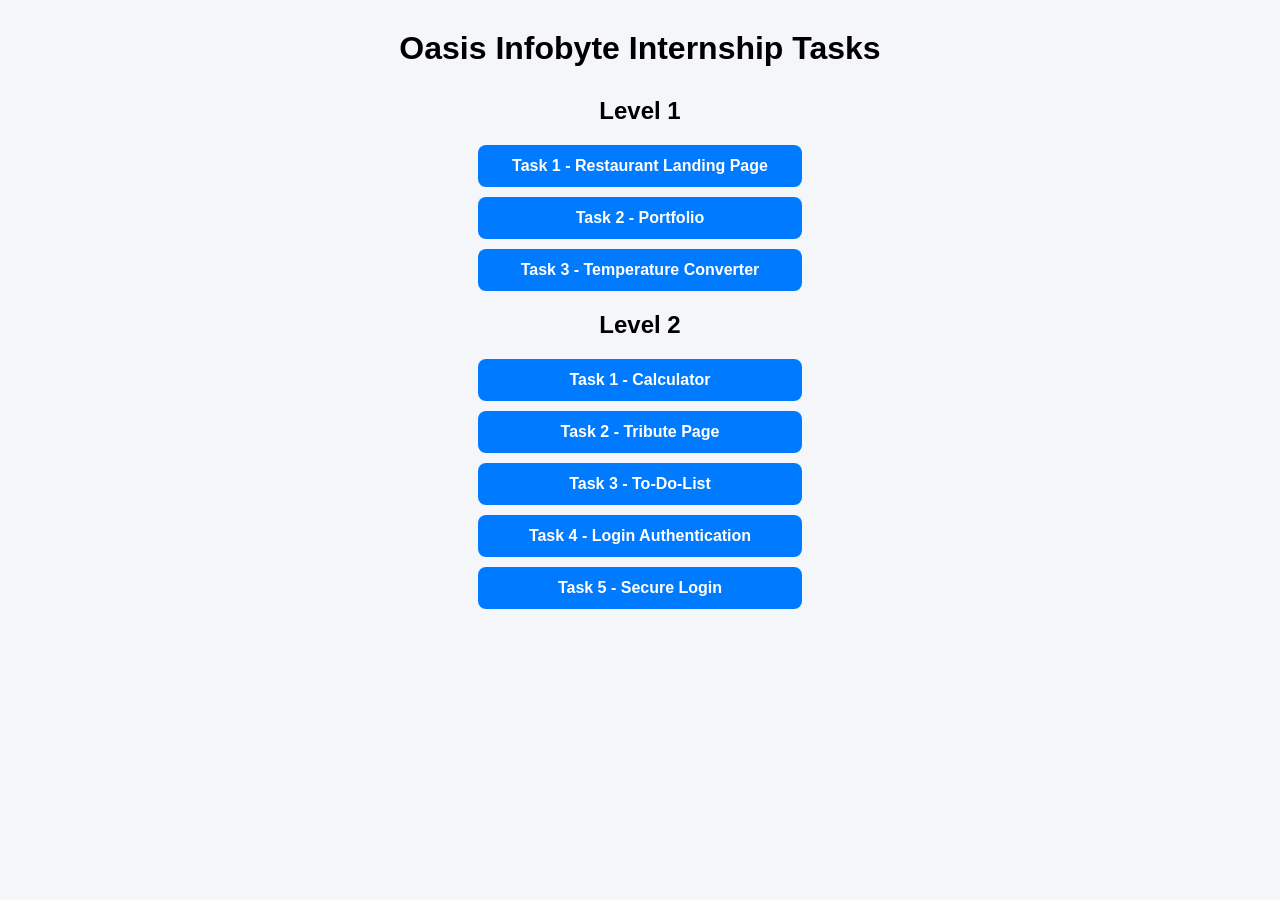
<file: index.html>
<!DOCTYPE html>
<html lang="en">
<head>
    <meta charset="UTF-8">
    <title>Oasis Infobyte Tasks</title>
    <style>
        body {
            font-family: Arial;
            text-align: center;
            background: #f4f6f9;
        }

        h1 {
            margin-top: 30px;
        }

        .container {
            margin-top: 30px;
        }

        a {
            display: block;
            width: 300px;
            margin: 10px auto;
            padding: 12px;
            background: #007bff;
            color: white;
            text-decoration: none;
            border-radius: 8px;
            font-weight: bold;
        }

        a:hover {
            background: #0056b3;
        }
    </style>
</head>

<body>

<h1>Oasis Infobyte Internship Tasks</h1>

<div class="container">

    <h2>Level 1</h2>

    <a href="./Restaurant_landing_page/">Task 1 - Restaurant Landing Page</a>
    <a href="./portfolio_website/">Task 2 - Portfolio</a>
    <a href="./temperature_converter/">Task 3 - Temperature Converter</a>

    <h2>Level 2</h2>

    <a href="./Calculator/">Task 1 - Calculator</a>
    <a href="./tribute_page/">Task 2 - Tribute Page</a>
    <a href="./to_do_list/">Task 3 - To-Do-List</a>
    <a href="./login_authentication/">Task 4 - Login Authentication</a>
    <a href="./Secure_login/">Task 5 - Secure Login</a>

</div>

</body>
</html>
</file>
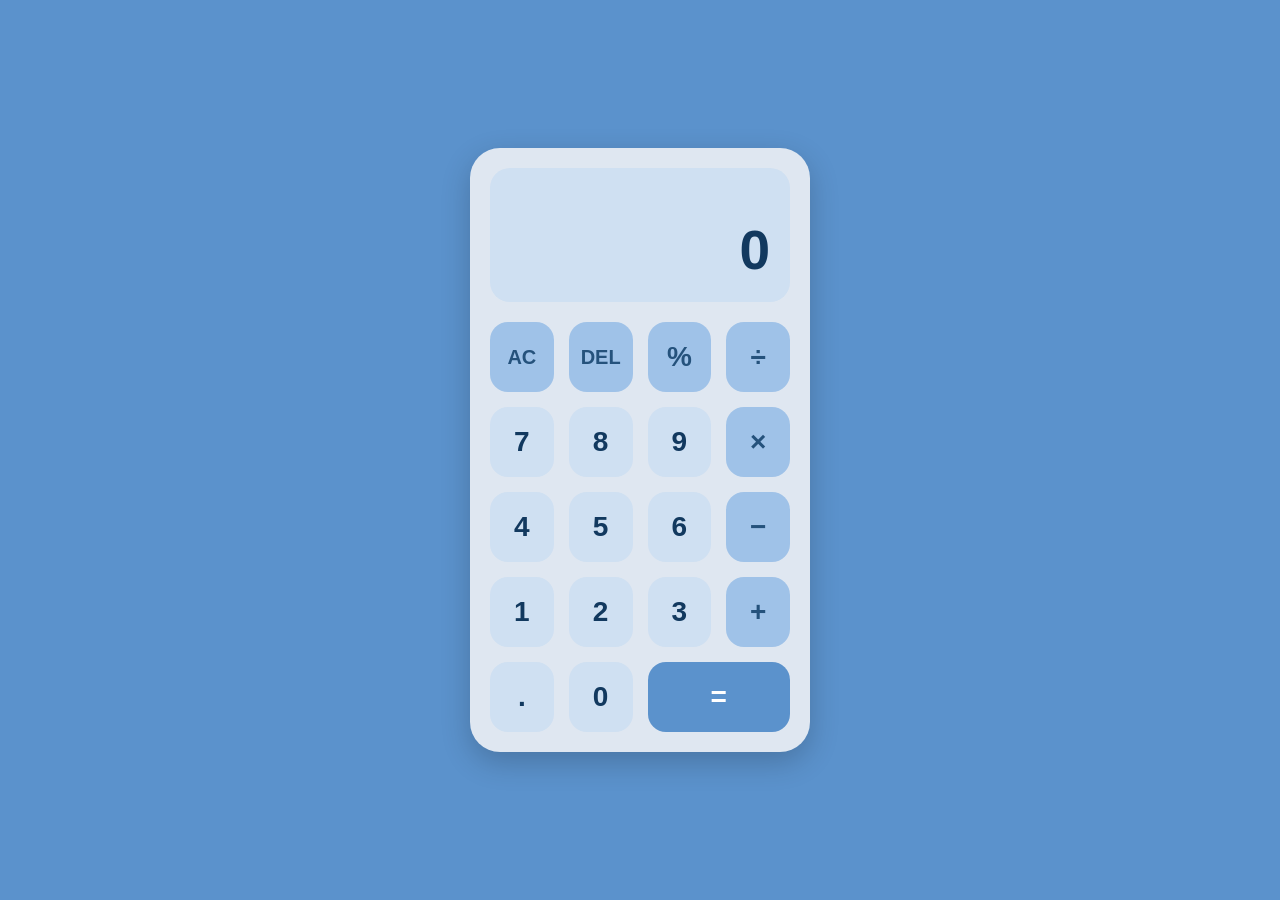
<file: Calculator/index.html>
<!DOCTYPE html>
<html lang="en">
<head>
  <meta charset="UTF-8">
  <meta name="viewport" content="width=device-width, initial-scale=1.0">
  <title>Mobile Calculator</title>

  <link rel="stylesheet" href="style.css">
</head>
<body>

  <div class="calculator">

    <div class="display">
      <div id="history"></div>
      <div id="result">0</div>
    </div>

    <div class="buttons">

      <button class="operator top-btn" onclick="clearDisplay()">AC</button>
      <button class="operator top-btn" onclick="deleteLast()">DEL</button>
      <button class="operator" onclick="appendValue('%')">%</button>
      <button class="operator" onclick="appendValue('/')">÷</button>

      <button onclick="appendValue('7')">7</button>
      <button onclick="appendValue('8')">8</button>
      <button onclick="appendValue('9')">9</button>
      <button class="operator" onclick="appendValue('*')">×</button>

      <button onclick="appendValue('4')">4</button>
      <button onclick="appendValue('5')">5</button>
      <button onclick="appendValue('6')">6</button>
      <button class="operator" onclick="appendValue('-')">−</button>

      <button onclick="appendValue('1')">1</button>
      <button onclick="appendValue('2')">2</button>
      <button onclick="appendValue('3')">3</button>
      <button class="operator" onclick="appendValue('+')">+</button>

      <button onclick="appendValue('.')">.</button>
      <button onclick="appendValue('0')">0</button>

      <button class="equal" onclick="calculate()">=</button>

    </div>

  </div>

  <script src="script.js"></script>
</body>
</html>
</file>
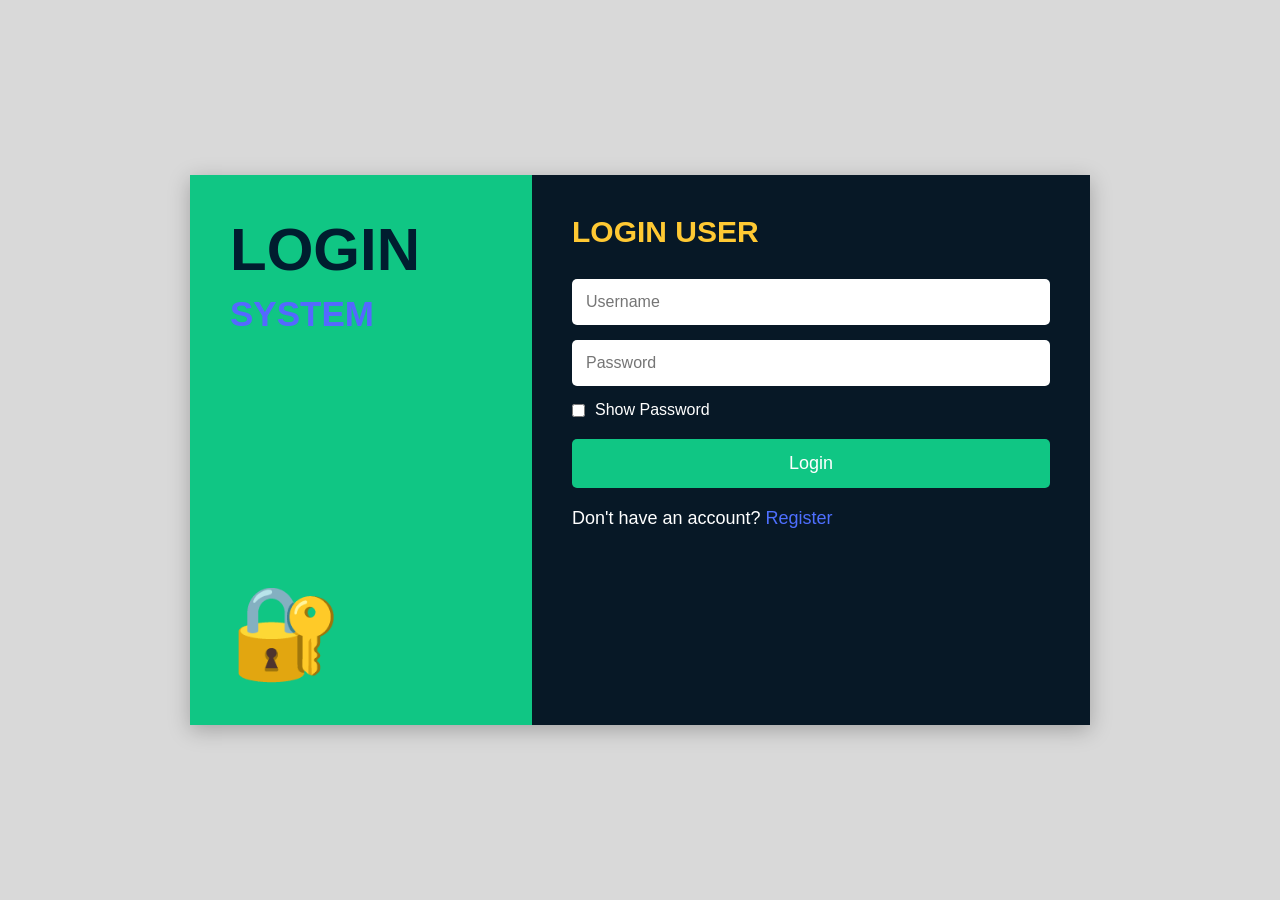
<file: login_authentication/index.html>
<!DOCTYPE html>
<html lang="en">
<head>
<meta charset="UTF-8">
<meta name="viewport" content="width=device-width, initial-scale=1.0">
<title>Login</title>
<link rel="stylesheet" href="style.css">
</head>
<body>

<div class="container">

    <div class="left-panel">
        <h1>LOGIN</h1>
        <h2>SYSTEM</h2>

        <div class="icon">
            🔐
        </div>
    </div>

    <div class="right-panel">

        <h3>LOGIN USER</h3>

        <input type="text"
               id="loginUsername"
               placeholder="Username">

        <input type="password"
               id="loginPassword"
               placeholder="Password">

        <div class="show-password">
            <input type="checkbox"
                   onclick="togglePassword('loginPassword')">
            <label>Show Password</label>
        </div>

        <button onclick="login()">
            Login
        </button>

        <p>
            Don't have an account?
            <a href="register.html">Register</a>
        </p>

    </div>

</div>

<script src="script.js"></script>

</body>
</html>
</file>
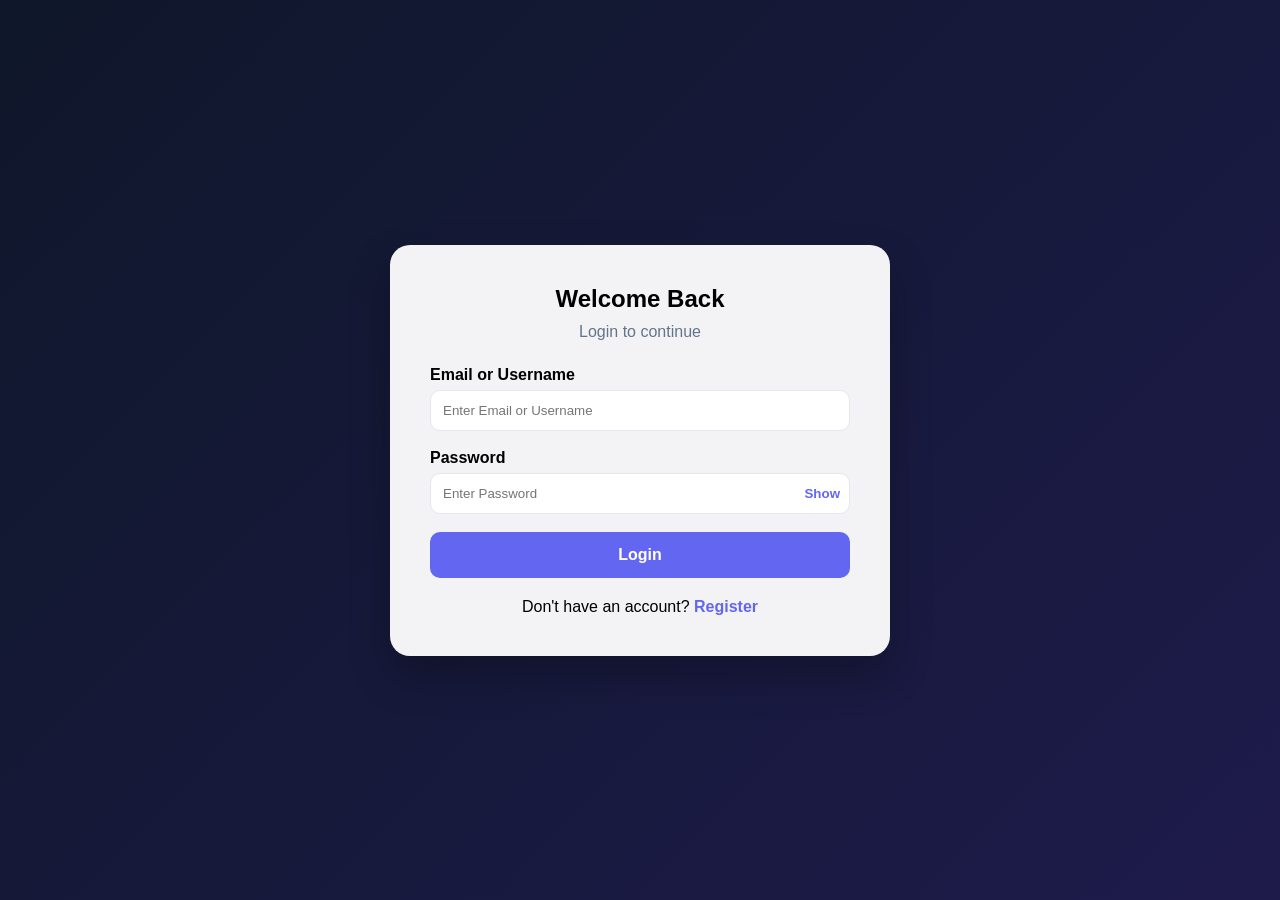
<file: Secure_login/index.html>
<!DOCTYPE html>
<html lang="en">
<head>
<meta charset="UTF-8">
<meta name="viewport" content="width=device-width, initial-scale=1.0">
<title>Login Authentication System</title>
<link rel="stylesheet" href="style.css">
</head>
<body>

<div class="container">

    <div class="card">

        <h2>Welcome Back</h2>

        <p class="subtitle">
            Login to continue
        </p>

        <div class="form-group">
            <label>Email or Username</label>

            <input
            type="text"
            id="loginEmail"
            placeholder="Enter Email or Username">
        </div>

        <div class="form-group">

            <label>Password</label>

            <div class="password-container">

                <input
                type="password"
                id="loginPassword"
                placeholder="Enter Password">

                <button
                type="button"
                class="toggle-password"
                onclick="togglePassword('loginPassword')">

                    Show

                </button>

            </div>

        </div>

        <button
        class="btn"
        onclick="loginUser()">

            Login

        </button>

        <p class="switch-text">

            Don't have an account?

            <a href="register.html">
                Register
            </a>

        </p>

    </div>

</div>

<script src="script.js"></script>

</body>
</html>
</file>
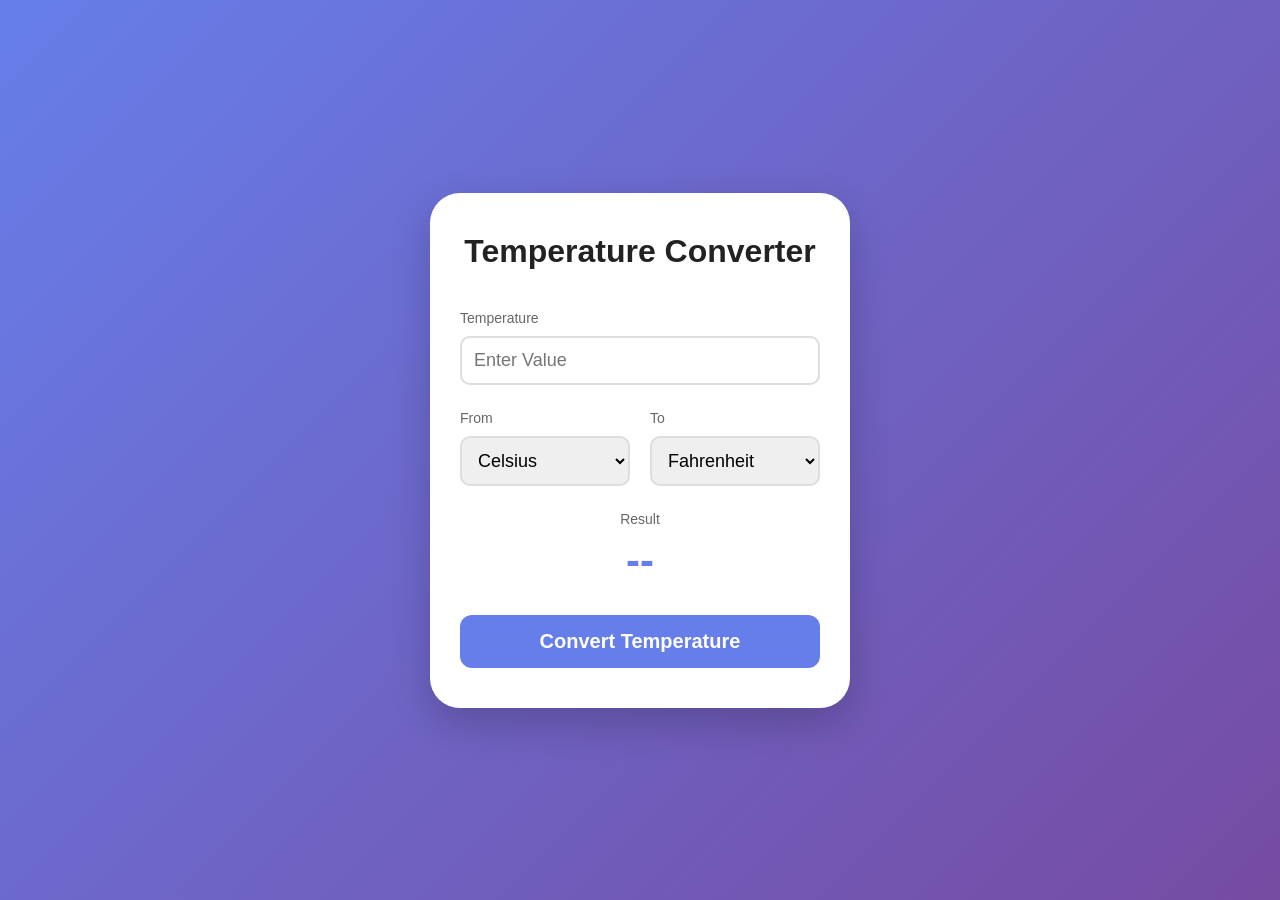
<file: temperature_converter/index.html>
<!DOCTYPE html>
<html lang="en">

<head>

  <meta charset="UTF-8">
  <meta name="viewport" content="width=device-width, initial-scale=1.0">

  <title>Temperature Converter</title>

  <style>

    *{
      margin:0;
      padding:0;
      box-sizing:border-box;
      font-family:Arial,sans-serif;
    }

    body{

      height:100vh;

      display:flex;
      justify-content:center;
      align-items:center;

      background:linear-gradient(
        135deg,
        #667eea,
        #764ba2
      );
    }

    .phone{

      width:420px;

      background:#fff;

      padding:40px 30px;

      border-radius:30px;

      box-shadow:0 15px 40px rgba(0,0,0,0.2);
    }

    h1{

      text-align:center;

      margin-bottom:40px;

      font-size:32px;

      color:#222;
    }

    .row{

      display:flex;

      gap:20px;

      margin-bottom:25px;
    }

    .input-group{
      flex:1;
    }

    label{

      display:block;

      margin-bottom:10px;

      color:#666;

      font-size:14px;
    }

    input,
    select{

      width:100%;

      padding:12px;

      border:2px solid #ddd;

      border-radius:10px;

      font-size:18px;

      outline:none;
    }

    input:focus,
    select:focus{

      border-color:#667eea;
    }

    .result-box{

      margin-top:20px;

      text-align:center;

      margin-bottom:30px;
    }

    .result{

      font-size:42px;

      font-weight:bold;

      color:#667eea;

      margin-top:10px;
    }

    button{

      width:100%;

      padding:15px;

      border:none;

      border-radius:12px;

      background:#667eea;

      color:white;

      font-size:20px;

      font-weight:bold;

      cursor:pointer;

      transition:0.3s;
    }

    button:hover{

      background:#4f5fd3;
    }

  </style>

</head>

<body>

  <div class="phone">

    <h1>Temperature Converter</h1>

    <div class="row">

      <div class="input-group">

        <label>Temperature</label>

        <input
          type="number"
          id="temperature"
          placeholder="Enter Value">

      </div>

    </div>

    <div class="row">

      <div class="input-group">

        <label>From</label>

        <select id="fromUnit">

          <option value="celsius">
            Celsius
          </option>

          <option value="fahrenheit">
            Fahrenheit
          </option>

          <option value="kelvin">
            Kelvin
          </option>

        </select>

      </div>

      <div class="input-group">

        <label>To</label>

        <select id="toUnit">

          <option value="fahrenheit">
            Fahrenheit
          </option>

          <option value="celsius">
            Celsius
          </option>

          <option value="kelvin">
            Kelvin
          </option>

        </select>

      </div>

    </div>

    <div class="result-box">

      <label>Result</label>

      <div id="result" class="result">
        --
      </div>

    </div>

    <button onclick="convertTemperature()">
      Convert Temperature
    </button>

  </div>

  <script>

    function convertTemperature(){

      let temp =
      parseFloat(
        document.getElementById("temperature").value
      );

      let from =
      document.getElementById("fromUnit").value;

      let to =
      document.getElementById("toUnit").value;

      let result =
      document.getElementById("result");

      if(isNaN(temp)){

        result.innerHTML = "--";

        return;
      }

      let converted;

      if(from === to){

        converted = temp;
      }

      else if(
        from === "celsius" &&
        to === "fahrenheit"
      ){

        converted = (temp * 9/5) + 32;
      }

      else if(
        from === "celsius" &&
        to === "kelvin"
      ){

        converted = temp + 273.15;
      }

      else if(
        from === "fahrenheit" &&
        to === "celsius"
      ){

        converted = (temp - 32) * 5/9;
      }

      else if(
        from === "fahrenheit" &&
        to === "kelvin"
      ){

        converted =
        ((temp - 32) * 5/9) + 273.15;
      }

      else if(
        from === "kelvin" &&
        to === "celsius"
      ){

        converted = temp - 273.15;
      }

      else if(
        from === "kelvin" &&
        to === "fahrenheit"
      ){

        converted =
        ((temp - 273.15) * 9/5) + 32;
      }

      let symbol = "";

      if(to === "celsius")
        symbol = "°C";

      else if(to === "fahrenheit")
        symbol = "°F";

      else
        symbol = "K";

      result.innerHTML =
      converted.toFixed(2) + " " + symbol;
    }

  </script>

</body>

</html>
</file>
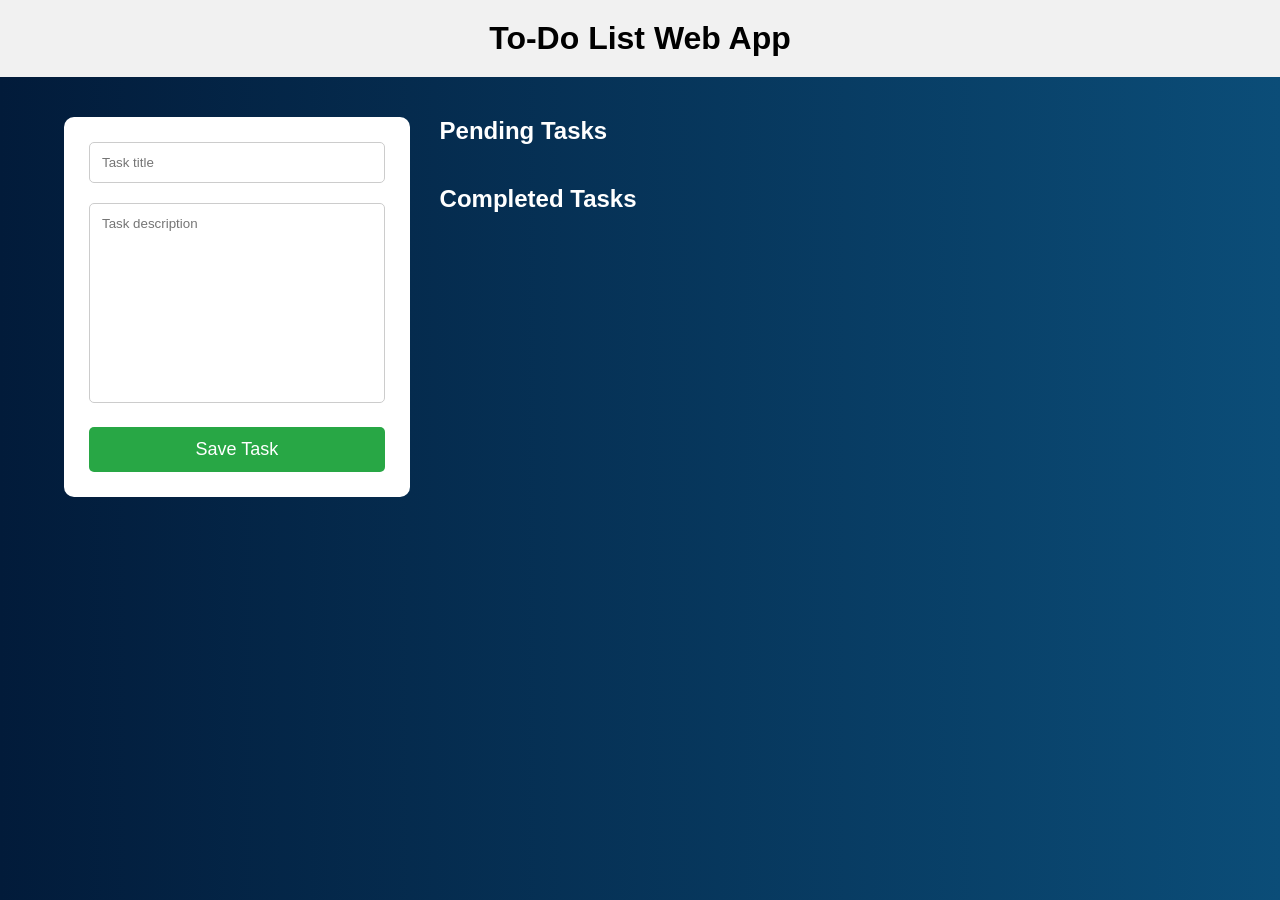
<file: to_do_list/index.html>
<!DOCTYPE html>
<html lang="en">
<head>
  <meta charset="UTF-8" />
  <meta name="viewport" content="width=device-width, initial-scale=1.0"/>
  <title>To-Do App</title>

  <link rel="stylesheet" href="style.css">
</head>
<body>

  <header>
    <h1>To-Do List Web App</h1>
  </header>

  <div class="container">

    <!-- FORM -->
    <div class="task-form">
      <input type="text" id="title" placeholder="Task title">
      <textarea id="description" placeholder="Task description"></textarea>

      <button id="saveBtn">Save Task</button>
    </div>

    <!-- TASK SECTION -->
    <div class="task-section">

      <div class="task-header">
        <h2>Pending Tasks</h2>
      </div>

      <div id="pendingTasks"></div>

      <div class="task-header completed-title">
        <h2>Completed Tasks</h2>
      </div>

      <div id="completedTasks"></div>

    </div>

  </div>

  <script src="script.js"></script>

</body>
</html>
</file>
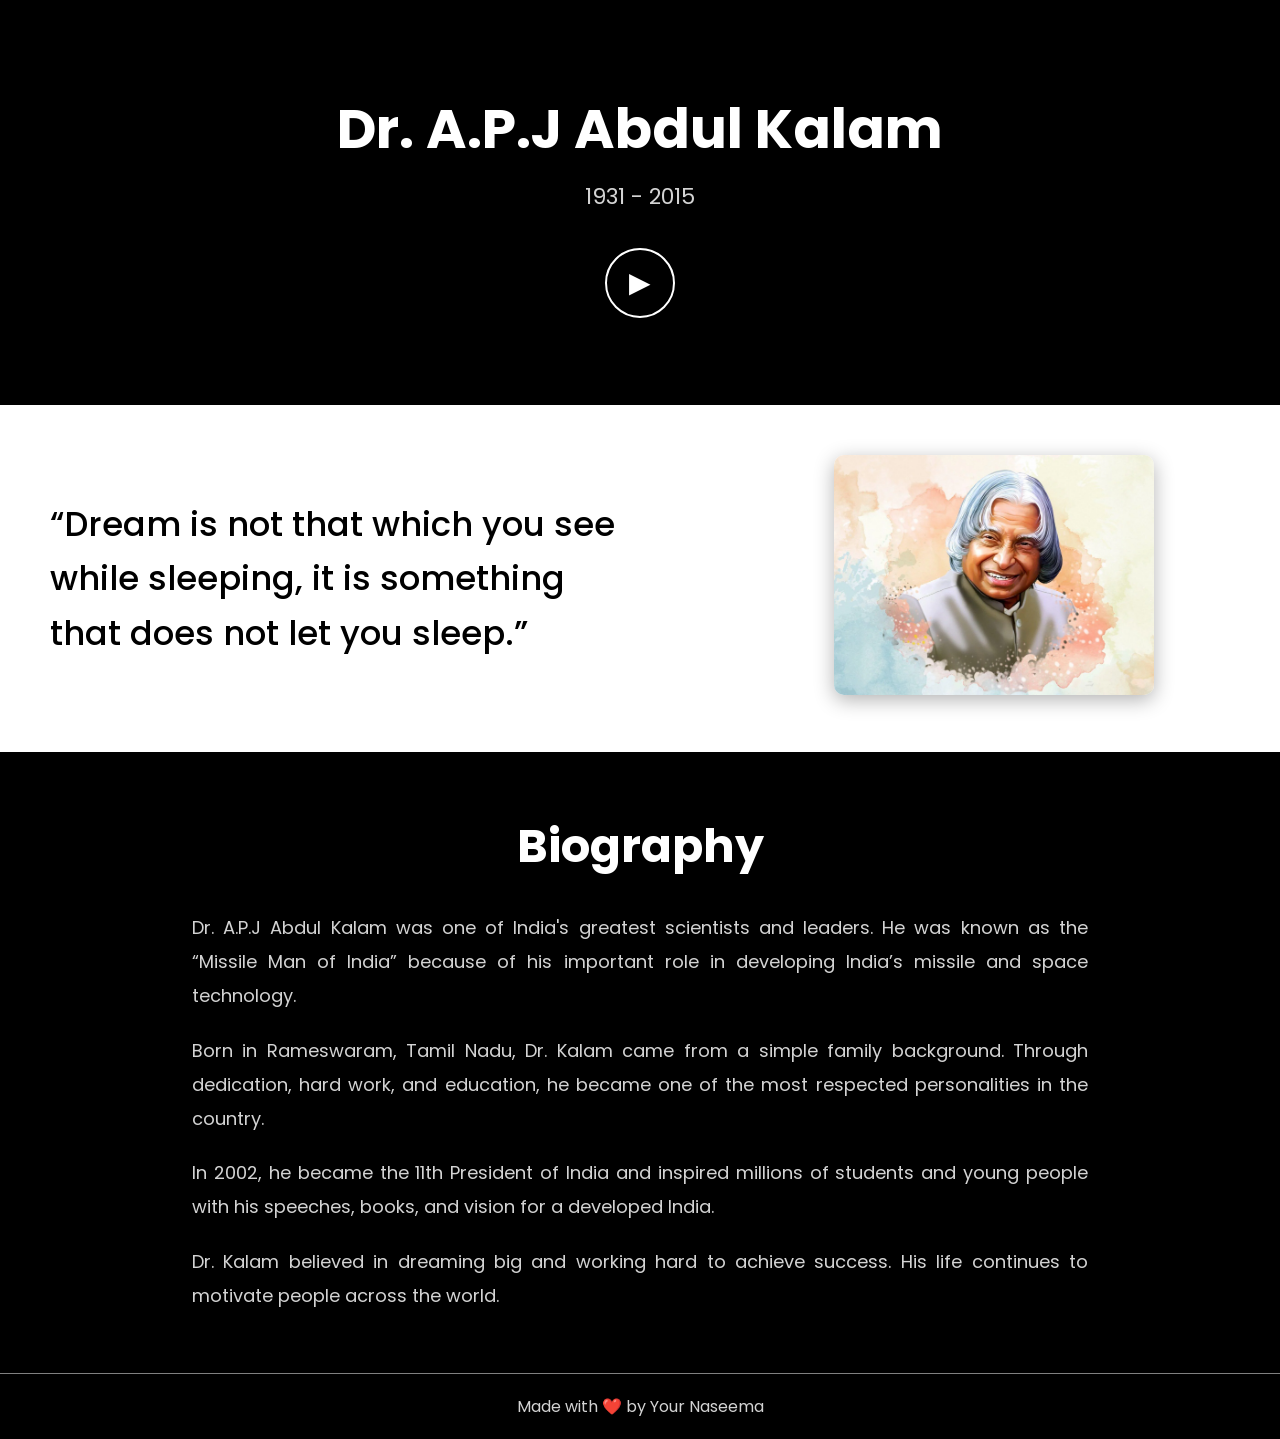
<file: tribute_page/index.html>
<!DOCTYPE html>
<html lang="en">
<head>
    <meta charset="UTF-8">
    <meta name="viewport" content="width=device-width, initial-scale=1.0">
    <title>Tribute Page</title>

    <!-- Google Font -->
    <link rel="preconnect" href="https://fonts.googleapis.com">
    <link rel="preconnect" href="https://fonts.gstatic.com" crossorigin">

    <link href="https://fonts.googleapis.com/css2?family=Poppins:wght@300;400;600;700&display=swap" rel="stylesheet">

    <!-- CSS File -->
    <link rel="stylesheet" href="style.css">
</head>

<body>

    <div class="container">

        <!-- Hero Section -->

        <section class="hero">

            <h1>Dr. A.P.J Abdul Kalam</h1>

            <p class="year">1931 - 2015</p>

            <div class="play-btn">
                ▶
            </div>

        </section>

        <!-- Quote and Image Section -->

        <section class="quote-section">

            <div class="quote">

                <h2>
                    “Dream is not that which you see while sleeping,
                    it is something that does not let you sleep.”
                </h2>

            </div>

            <div class="image">

                <img
                    src="kalam.jpg"
                    alt="A.P.J Abdul Kalam"
                >

            </div>

        </section>

        <!-- Biography Section -->

        <section class="biography">

            <h2>Biography</h2>

            <p>
                Dr. A.P.J Abdul Kalam was one of India's greatest scientists
                and leaders. He was known as the “Missile Man of India”
                because of his important role in developing India’s missile
                and space technology.
            </p>

            <p>
                Born in Rameswaram, Tamil Nadu, Dr. Kalam came from a simple
                family background. Through dedication, hard work, and education,
                he became one of the most respected personalities in the country.
            </p>

            <p>
                In 2002, he became the 11th President of India and inspired
                millions of students and young people with his speeches,
                books, and vision for a developed India.
            </p>

            <p>
                Dr. Kalam believed in dreaming big and working hard to achieve
                success. His life continues to motivate people across the world.
            </p>

        </section>

        <!-- Footer -->

        <footer>

            <p>
                Made with ❤️ by Your Naseema
            </p>

        </footer>

    </div>

</body>
</html>
</file>
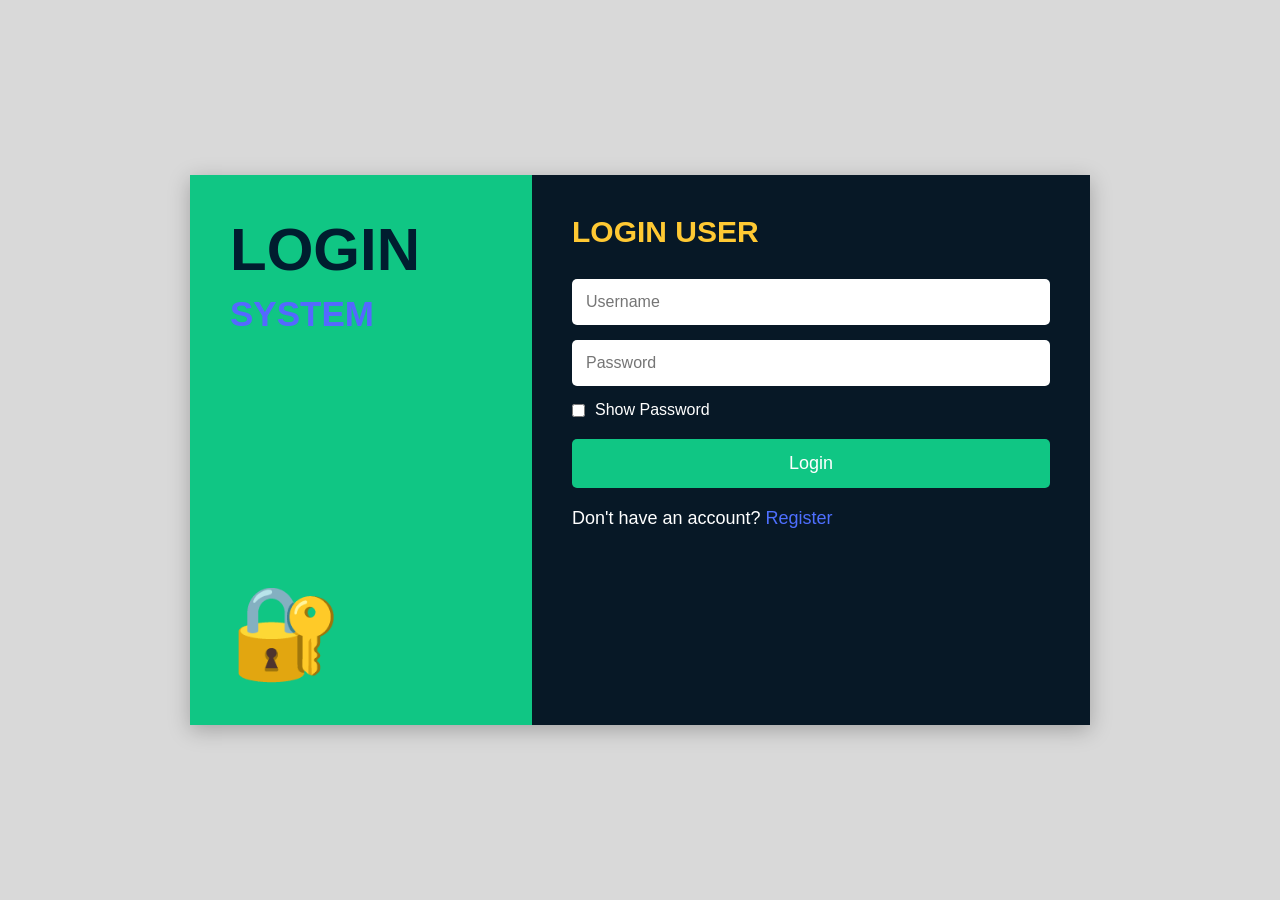
<file: login_authentication/dashboard.html>
<!DOCTYPE html>
<html lang="en">
<head>
<meta charset="UTF-8">
<meta name="viewport" content="width=device-width, initial-scale=1.0">
<title>Dashboard</title>
<link rel="stylesheet" href="style.css">
<link rel="stylesheet"
href="https://cdnjs.cloudflare.com/ajax/libs/font-awesome/6.5.1/css/all.min.css">
</head>
<body>

<div class="dashboard-container">

    <!-- Sidebar -->
    <div class="sidebar">

        <h2>AuthSystem</h2>

        <ul>
            <li><i class="fa-solid fa-house"></i> Dashboard</li>
            <li><i class="fa-solid fa-user"></i> Profile</li>
            <li><i class="fa-solid fa-gear"></i> Settings</li>
            <li onclick="logout()">
                <i class="fa-solid fa-right-from-bracket"></i>
                Logout
            </li>
        </ul>

    </div>

    <!-- Main Content -->
    <div class="main-content">

        <div class="topbar">
            <h1>Dashboard</h1>
            <div class="user-info">
                👋 <span id="username"></span>
            </div>
        </div>

        <div class="cards">

            <div class="card">
                <i class="fa-solid fa-users"></i>
                <h3>Users</h3>
                <p>150</p>
            </div>

            <div class="card">
                <i class="fa-solid fa-user-check"></i>
                <h3>Active</h3>
                <p>120</p>
            </div>

            <div class="card">
                <i class="fa-solid fa-chart-line"></i>
                <h3>Growth</h3>
                <p>85%</p>
            </div>

            <div class="card">
                <i class="fa-solid fa-shield-halved"></i>
                <h3>Security</h3>
                <p>Protected</p>
            </div>

        </div>

        <div class="profile-card">

            <h2>Profile Information</h2>

            <p><strong>Name:</strong>
                <span id="profileName"></span>
            </p>

            <p><strong>Status:</strong> Authenticated</p>

            <p><strong>Role:</strong> User</p>

        </div>

    </div>

</div>

<script>

let user = localStorage.getItem("loggedInUser");

if(!user){
    window.location.href="index.html";
}

document.getElementById("username").innerHTML = user;
document.getElementById("profileName").innerHTML = user;

function logout(){
    localStorage.removeItem("loggedInUser");
    window.location.href="index.html";
}

</script>

</body>
</html>
</file>
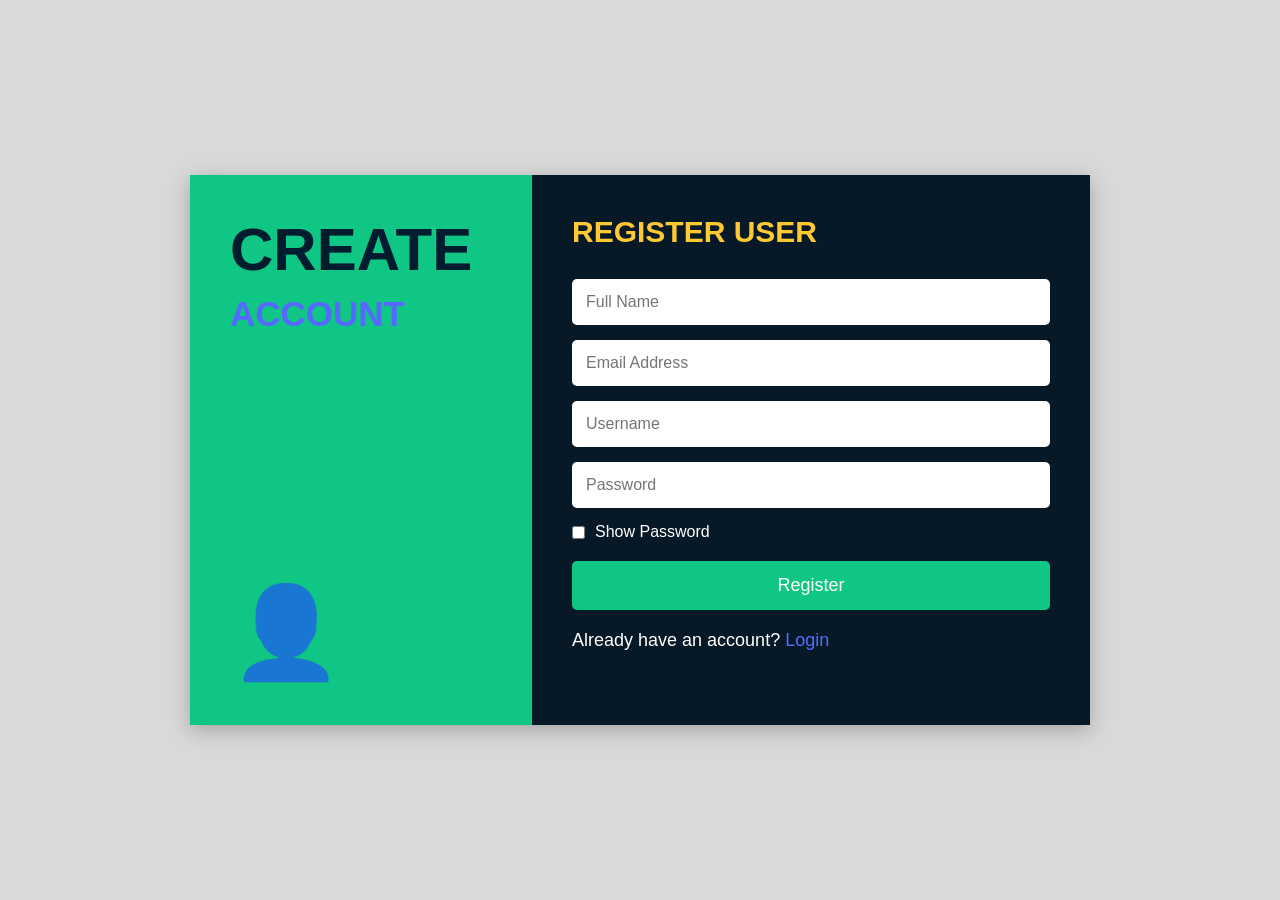
<file: login_authentication/register.html>
<!DOCTYPE html>
<html lang="en">
<head>
<meta charset="UTF-8">
<meta name="viewport" content="width=device-width, initial-scale=1.0">
<title>Register</title>
<link rel="stylesheet" href="style.css">
</head>
<body>

<div class="container">

    <div class="left-panel">
        <h1>CREATE</h1>
        <h2>ACCOUNT</h2>

        <div class="icon">
            👤
        </div>
    </div>

    <div class="right-panel">

        <h3>REGISTER USER</h3>

        <input type="text"
               id="regName"
               placeholder="Full Name">

        <input type="email"
               id="regEmail"
               placeholder="Email Address">

        <input type="text"
               id="regUsername"
               placeholder="Username">

        <input type="password"
               id="regPassword"
               placeholder="Password">

        <div class="show-password">
            <input type="checkbox"
                   onclick="togglePassword('regPassword')">
            <label>Show Password</label>
        </div>

        <button onclick="register()">
            Register
        </button>

        <p>
            Already have an account?
            <a href="index.html">Login</a>
        </p>

    </div>

</div>

<script src="script.js"></script>

</body>
</html>
</file>
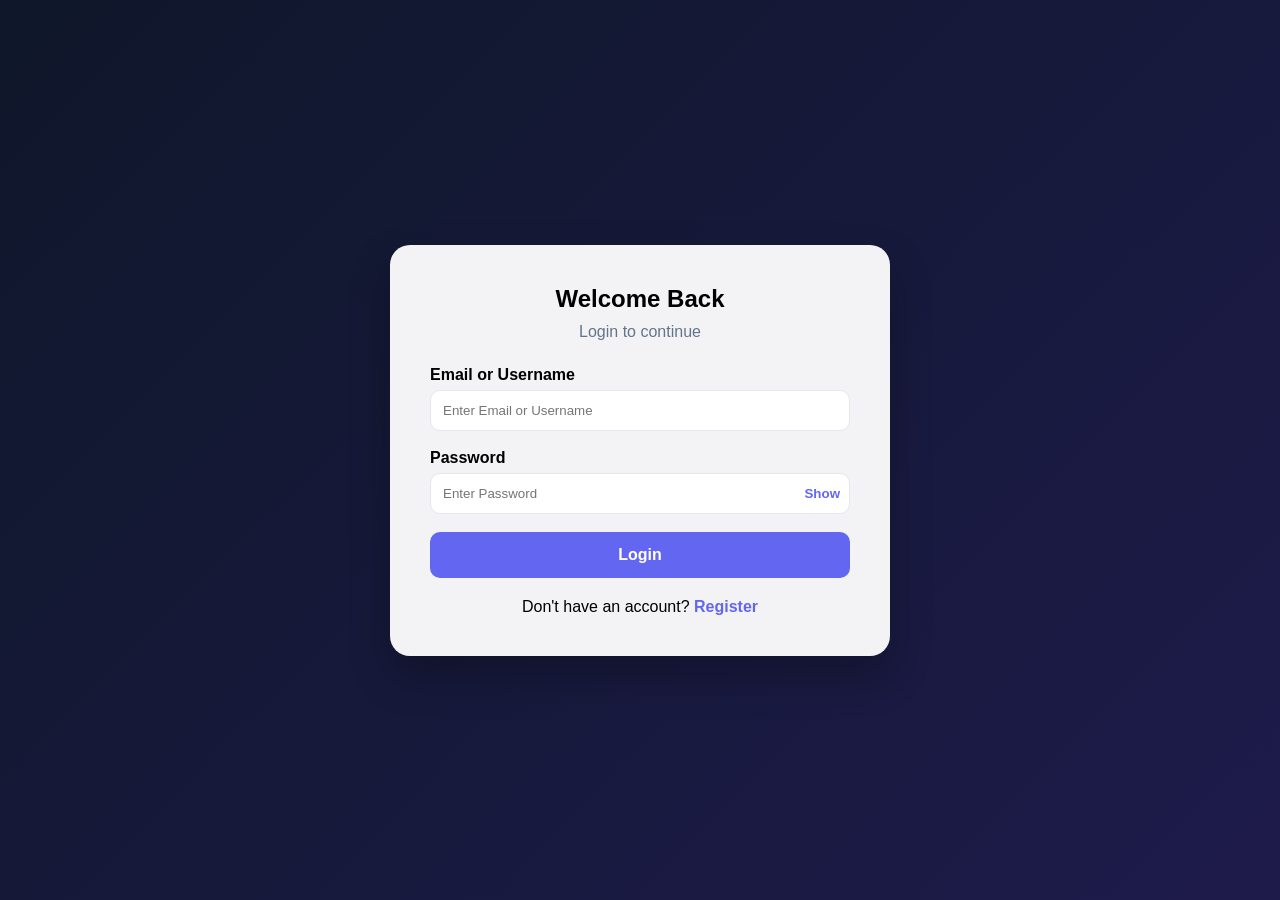
<file: Secure_login/dashboard.html>
<!DOCTYPE html>
<html lang="en">
<head>
<meta charset="UTF-8">
<meta name="viewport" content="width=device-width, initial-scale=1.0">
<title>Dashboard</title>
<link rel="stylesheet" href="style.css">
</head>
<body>

<div class="container">

<div class="card">

<div class="avatar" id="avatar">
N
</div>

<h2 id="welcomeTitle">
Welcome User
</h2>

<div class="user-status">

🟢 Logged In Successfully

</div>

<div class="profile-card">

<div class="profile-row">
<span>Full Name</span>
<span id="dashFullName"></span>
</div>

<div class="profile-row">
<span>Username</span>
<span id="dashUsername"></span>
</div>

<div class="profile-row">
<span>Email</span>
<span id="dashEmail"></span>
</div>

<div class="profile-row">
<span>Phone</span>
<span id="dashPhone"></span>
</div>

<div class="profile-row">
<span>Gender</span>
<span id="dashGender"></span>
</div>

<div class="profile-row">
<span>DOB</span>
<span id="dashDOB"></span>
</div>

</div>

<button
class="btn btn-logout"
onclick="logoutUser()">

Logout

</button>

</div>

</div>

<script src="script.js"></script>

</body>
</html>
</file>
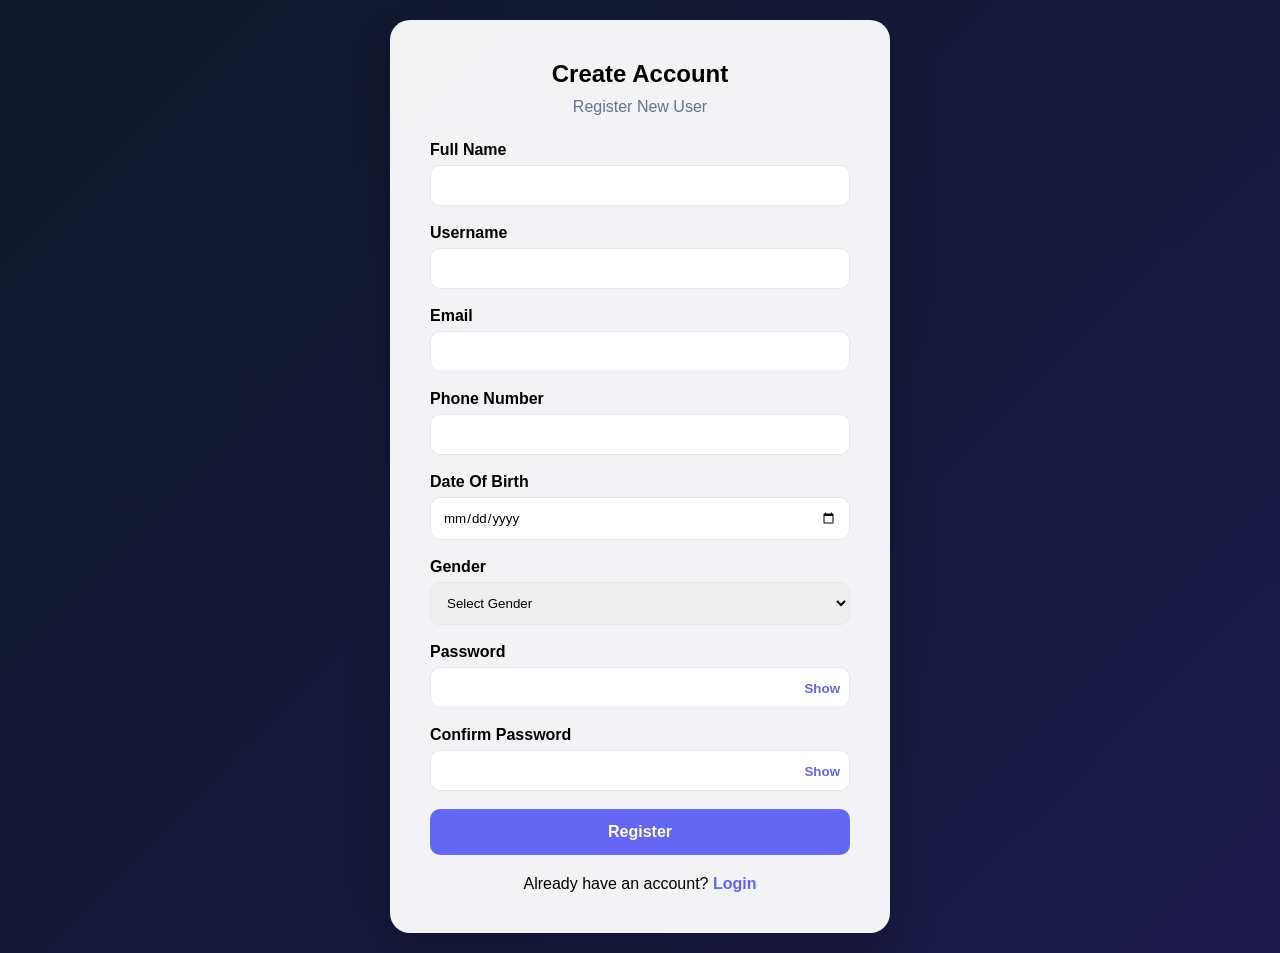
<file: Secure_login/register.html>
<!DOCTYPE html>
<html lang="en">
<head>
<meta charset="UTF-8">
<meta name="viewport" content="width=device-width, initial-scale=1.0">
<title>Register</title>
<link rel="stylesheet" href="style.css">
</head>
<body>

<div class="container">

<div class="card">

<h2>Create Account</h2>

<p class="subtitle">
Register New User
</p>

<div class="form-group">
<label>Full Name</label>
<input type="text" id="fullName">
</div>

<div class="form-group">
<label>Username</label>
<input type="text" id="username">
</div>

<div class="form-group">
<label>Email</label>
<input type="email" id="email">
</div>

<div class="form-group">
<label>Phone Number</label>
<input type="text" id="phone">
</div>

<div class="form-group">
<label>Date Of Birth</label>
<input type="date" id="dob">
</div>

<div class="form-group">
<label>Gender</label>

<select id="gender">

<option value="">
Select Gender
</option>

<option>
Male
</option>

<option>
Female
</option>

<option>
Other
</option>

</select>

</div>

<div class="form-group">

<label>Password</label>

<div class="password-container">

<input
type="password"
id="password">

<button
type="button"
class="toggle-password"
onclick="togglePassword('password')">

Show

</button>

</div>

</div>

<div class="form-group">

<label>Confirm Password</label>

<div class="password-container">

<input
type="password"
id="confirmPassword">

<button
type="button"
class="toggle-password"
onclick="togglePassword('confirmPassword')">

Show

</button>

</div>

</div>

<button
class="btn"
onclick="registerUser()">

Register

</button>

<p class="switch-text">

Already have an account?

<a href="index.html">
Login
</a>

</p>

</div>

</div>

<script src="script.js"></script>

</body>
</html>
</file>
<file: Calculator/style.css>
*{
  margin:0;
  padding:0;
  box-sizing:border-box;
  font-family:Arial, Helvetica, sans-serif;
}

body{
  height:100vh;
  display:flex;
  justify-content:center;
  align-items:center;
  background:#5b92cc;
}

.calculator{
  width:340px;
  background:#dfe7f1;
  padding:20px;
  border-radius:30px;
  box-shadow:0 10px 30px rgba(0,0,0,0.2);
}

.display{
  width:100%;
  min-height:120px;
  background:#cfe0f2;
  border-radius:20px;
  padding:20px;
  margin-bottom:20px;
  display:flex;
  flex-direction:column;
  justify-content:space-between;
  text-align:right;
  word-wrap:break-word;
}

#history{
  font-size:22px;
  color:#4f7aa5;
  min-height:30px;
}

#result{
  font-size:55px;
  font-weight:bold;
  color:#12395f;
}

.buttons{
  display:grid;
  grid-template-columns:repeat(4,1fr);
  gap:15px;
}

button{
  height:70px;
  border:none;
  border-radius:18px;
  font-size:28px;
  cursor:pointer;
  background:#cfe0f2;
  color:#12395f;
  transition:0.2s;
  font-weight:bold;
}

button:hover{
  transform:scale(1.05);
}

button:active{
  transform:scale(0.95);
}

.operator{
  background:#9fc2e8;
  color:#25527c;
}

.equal{
  background:#5b92cc;
  color:white;
  grid-column:span 2;
}

.top-btn{
  font-size:20px;
}

@media(max-width:400px){

  .calculator{
    width:95%;
  }

  button{
    height:65px;
    font-size:24px;
  }

  #result{
    font-size:45px;
  }

}
</file>
<file: login_authentication/style.css>
*{
    margin:0;
    padding:0;
    box-sizing:border-box;
    font-family:Arial,sans-serif;
}

body{
    background:#d9d9d9;
    display:flex;
    justify-content:center;
    align-items:center;
    min-height:100vh;
}

.container{
    width:900px;
    height:550px;
    display:flex;
    box-shadow:0 5px 20px rgba(0,0,0,.25);
}

.left-panel{
    width:38%;
    background:#10c684;
    padding:40px;
    position:relative;
}

.left-panel h1{
    font-size:60px;
    color:#001d2f;
}

.left-panel h2{
    font-size:35px;
    color:#5568ff;
    margin-top:10px;
}

.icon{
    position:absolute;
    bottom:40px;
    left:40px;
    font-size:90px;
}

.right-panel{
    width:62%;
    background:#071826;
    padding:40px;
    color:white;
}

.right-panel h3{
    color:#ffc933;
    margin-bottom:30px;
    font-size:30px;
}

.right-panel input{
    width:100%;
    padding:14px;
    margin-bottom:15px;
    border:none;
    border-radius:5px;
    font-size:16px;
}

.show-password{
    display:flex;
    align-items:center;
    gap:10px;
    margin-bottom:20px;
}

.show-password input{
    width:auto;
    margin:0;
}

button{
    width:100%;
    padding:14px;
    border:none;
    border-radius:5px;
    background:#10c684;
    color:white;
    font-size:18px;
    cursor:pointer;
}

button:hover{
    background:#0da56d;
}

p{
    margin-top:20px;
    font-size:18px;
}

a{
    color:#4e6fff;
    text-decoration:none;
}

.dashboard{
    width:600px;
    padding:40px;
    text-align:center;
    background:white;
    border-radius:10px;
    box-shadow:0 5px 15px rgba(0,0,0,.2);
}

.dashboard h1{
    margin-bottom:15px;
}

.dashboard h2{
    color:#10c684;
    margin-bottom:20px;
}
.dashboard-container{
    display:flex;
    min-height:100vh;
}

.sidebar{
    width:250px;
    background:#071826;
    color:white;
    padding:30px;
}

.sidebar h2{
    margin-bottom:40px;
    color:#10c684;
}

.sidebar ul{
    list-style:none;
}

.sidebar li{
    padding:15px;
    cursor:pointer;
    border-radius:8px;
    margin-bottom:10px;
    transition:.3s;
}

.sidebar li:hover{
    background:#10c684;
}

.main-content{
    flex:1;
    background:#f4f6f9;
    padding:30px;
}

.topbar{
    display:flex;
    justify-content:space-between;
    align-items:center;
    margin-bottom:30px;
}

.user-info{
    background:white;
    padding:10px 20px;
    border-radius:30px;
    box-shadow:0 3px 10px rgba(0,0,0,.1);
}

.cards{
    display:grid;
    grid-template-columns:repeat(auto-fit,minmax(220px,1fr));
    gap:20px;
    margin-bottom:30px;
}

.card{
    background:white;
    padding:25px;
    border-radius:15px;
    text-align:center;
    box-shadow:0 5px 15px rgba(0,0,0,.1);
}

.card i{
    font-size:35px;
    color:#10c684;
    margin-bottom:15px;
}

.card h3{
    margin-bottom:10px;
}

.card p{
    font-size:24px;
    font-weight:bold;
    color:#10c684;
}

.profile-card{
    background:white;
    padding:25px;
    border-radius:15px;
    box-shadow:0 5px 15px rgba(0,0,0,.1);
}

.profile-card h2{
    margin-bottom:20px;
}

.profile-card p{
    margin:12px 0;
    color:#333;
}
</file>
<file: Secure_login/style.css>
:root{
--primary:#6366f1;
--primary-hover:#4f46e5;
--background:linear-gradient(135deg,#0f172a,#1e1b4b);
--card-bg:rgba(255,255,255,0.95);
--error:#ef4444;
--border:#e2e8f0;
}

*{
margin:0;
padding:0;
box-sizing:border-box;
font-family:'Segoe UI',sans-serif;
}

body{
background:var(--background);
min-height:100vh;
display:flex;
justify-content:center;
align-items:center;
padding:20px;
}

.container{
width:100%;
max-width:500px;
}

.card{
background:var(--card-bg);
padding:40px;
border-radius:20px;
box-shadow:0 20px 40px rgba(0,0,0,.25);
}

h2{
text-align:center;
margin-bottom:10px;
}

.subtitle{
text-align:center;
margin-bottom:25px;
color:#64748b;
}

.form-group{
margin-bottom:18px;
}

label{
display:block;
margin-bottom:6px;
font-weight:600;
}

input,
select{
width:100%;
padding:12px;
border:1px solid var(--border);
border-radius:10px;
outline:none;
}

input:focus,
select:focus{
border-color:#6366f1;
}

.password-container{
position:relative;
}

.password-container input{
padding-right:70px;
}

.toggle-password{
position:absolute;
right:10px;
top:50%;
transform:translateY(-50%);
border:none;
background:none;
color:#6366f1;
font-weight:bold;
cursor:pointer;
}

.btn{
width:100%;
padding:14px;
border:none;
border-radius:10px;
background:#6366f1;
color:white;
font-size:16px;
font-weight:bold;
cursor:pointer;
}

.btn:hover{
background:#4f46e5;
}

.switch-text{
text-align:center;
margin-top:20px;
}

.switch-text a{
text-decoration:none;
color:#6366f1;
font-weight:bold;
}

.avatar{
width:90px;
height:90px;
background:#6366f1;
color:white;
font-size:36px;
font-weight:bold;
border-radius:50%;
display:flex;
justify-content:center;
align-items:center;
margin:auto;
margin-bottom:20px;
}

.user-status{
background:#dcfce7;
color:#166534;
padding:12px;
border-radius:10px;
text-align:center;
margin-bottom:20px;
}

.profile-card{
border:1px solid #ddd;
border-radius:12px;
padding:15px;
margin-bottom:20px;
}

.profile-row{
display:flex;
justify-content:space-between;
padding:10px 0;
border-bottom:1px solid #eee;
}

.profile-row:last-child{
border:none;
}

.btn-logout{
background:#ef4444;
}
</file>
<file: to_do_list/style.css>
* {
  margin: 0;
  padding: 0;
  box-sizing: border-box;
  font-family: Arial, sans-serif;
}

body {
  background: linear-gradient(to right, #021b3a, #0b4d78);
  min-height: 100vh;
  color: white;
}

header {
  background: #f1f1f1;
  color: black;
  padding: 20px;
  text-align: center;
}

.container {
  width: 90%;
  margin: 40px auto;
  display: flex;
  gap: 30px;
}

/* FORM */

.task-form {
  width: 30%;
  background: white;
  padding: 25px;
  border-radius: 10px;
}

.task-form input,
.task-form textarea {
  width: 100%;
  padding: 12px;
  margin-bottom: 20px;
  border: 1px solid #ccc;
  border-radius: 5px;
  outline: none;
}

.task-form textarea {
  height: 200px;
  resize: none;
}

.task-form button {
  width: 100%;
  padding: 12px;
  border: none;
  background: #28a745;
  color: white;
  font-size: 18px;
  border-radius: 5px;
  cursor: pointer;
}

.task-form button:hover {
  background: #218838;
}

/* TASK SECTION */

.task-section {
  flex: 1;
}

.task-header {
  margin-bottom: 15px;
}

.completed-title {
  margin-top: 40px;
}

.task-card {
  background: white;
  color: black;
  padding: 20px;
  border-radius: 8px;
  margin-bottom: 20px;

  display: flex;
  justify-content: space-between;
  align-items: center;
}

.task-info {
  width: 70%;
}

.task-info h3 {
  margin-bottom: 10px;
}

.task-info p {
  margin-bottom: 10px;
}

.task-info small {
  color: gray;
}

.task-actions {
  display: flex;
  gap: 10px;
}

.task-actions button {
  border: none;
  padding: 10px 12px;
  border-radius: 5px;
  color: white;
  cursor: pointer;
}

.complete-btn {
  background: #28a745;
}

.edit-btn {
  background: #007bff;
}

.delete-btn {
  background: #dc3545;
}

.completed {
  opacity: 0.7;
  text-decoration: line-through;
}

/* RESPONSIVE */

@media(max-width: 900px) {

  .container {
    flex-direction: column;
  }

  .task-form {
    width: 100%;
  }
}
</file>
<file: tribute_page/style.css>
*{
    margin: 0;
    padding: 0;
    box-sizing: border-box;
}

body{
    background-color: black;
    color: white;
    font-family: 'Poppins', sans-serif;
}

/* Main Container */

.container{
    width: 100%;
}

/* Hero Section */

.hero{
    height: 45vh;
    display: flex;
    flex-direction: column;
    justify-content: center;
    align-items: center;
    text-align: center;
    background-color: black;
}

.hero h1{
    font-size: 55px;
    margin-bottom: 10px;
}

.year{
    font-size: 22px;
    color: lightgray;
    margin-bottom: 35px;
}

/* Play Button */

.play-btn{
    width: 70px;
    height: 70px;
    border: 2px solid white;
    border-radius: 50%;
    display: flex;
    justify-content: center;
    align-items: center;
    font-size: 28px;
    cursor: pointer;
    transition: 0.3s;
}

.play-btn:hover{
    background-color: white;
    color: black;
    transform: scale(1.1);
}

/* Quote Section */

.quote-section{
    background-color: white;
    color: black;
    display: flex;
    justify-content: space-between;
    align-items: center;
    padding: 50px;
    flex-wrap: wrap;
}

.quote{
    width: 50%;
}

.quote h2{
    font-size: 34px;
    line-height: 1.6;
    font-weight: 500;
}

/* Image */

.image{
    width: 40%;
    text-align: center;
}

.image img{
    width: 320px;
    max-width: 100%;
    border-radius: 10px;
    box-shadow: 0px 5px 20px rgba(0,0,0,0.3);
}

/* Biography */

.biography{
    width: 70%;
    margin: 60px auto;
}

.biography h2{
    font-size: 46px;
    margin-bottom: 30px;
    text-align: center;
}

.biography p{
    font-size: 18px;
    line-height: 1.9;
    color: lightgray;
    margin-bottom: 20px;
    text-align: justify;
}

/* Footer */

footer{
    border-top: 1px solid gray;
    padding: 20px;
    text-align: center;
    color: lightgray;
}

/* Responsive Design */

@media(max-width: 768px){

    .hero h1{
        font-size: 38px;
    }

    .quote-section{
        flex-direction: column;
        text-align: center;
    }

    .quote{
        width: 100%;
        margin-bottom: 30px;
    }

    .quote h2{
        font-size: 26px;
    }

    .image{
        width: 100%;
    }

    .biography{
        width: 90%;
    }

    .biography h2{
        font-size: 36px;
    }
}
</file>
